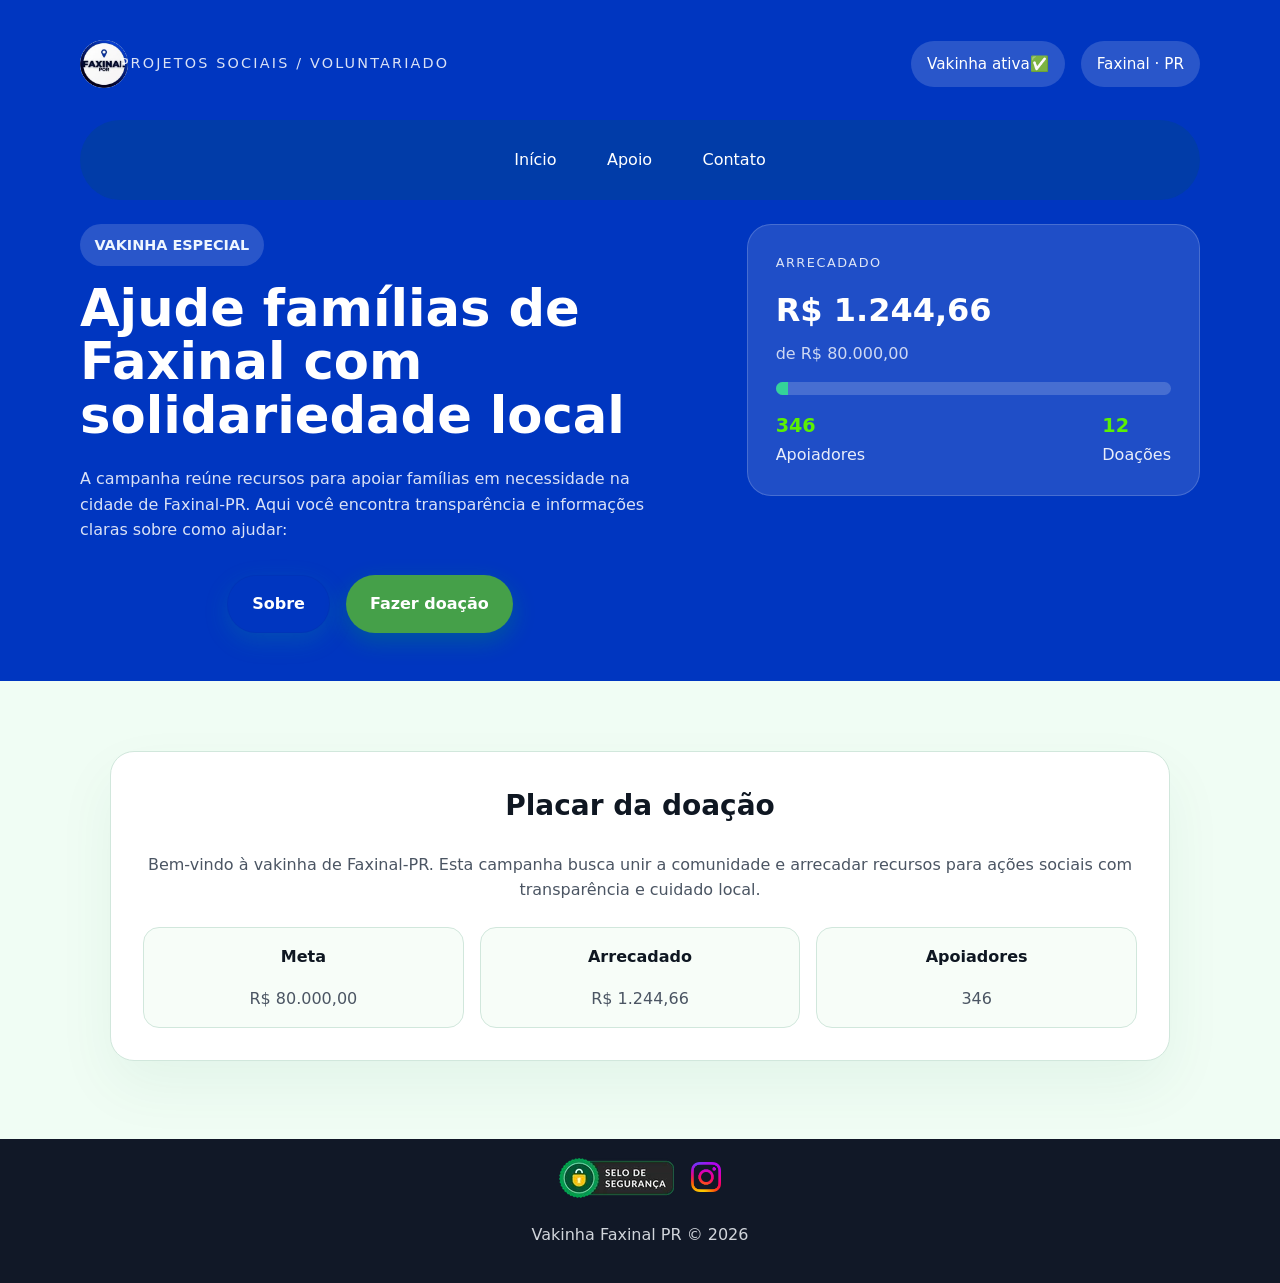
<file: index.html>
<!DOCTYPE html>
<html lang="pt-BR">
<head>
  <meta charset="UTF-8">
  <meta name="viewport" content="width=device-width, initial-scale=1.0">
  <title>Vakinha Faxinal - PR</title>
  <link rel="stylesheet" href="styles.css">
  <link rel="icon" href="Imagens Sobre/favicon.png" type="image/png">
</head>
<body class="index-page">
  <div class="page-shell">
    <header class="hero">

      <div class="hero-top">
        <img class="site-icon" src="Imagens Sobre/porfaxinalfavicon.jpg" alt="Logo porfaxinal">
        <span class="hero-category">Projetos Sociais / Voluntariado</span>
        <div class="hero-actions-top">
          <span class="hero-status">Vakinha ativa✅</span>
          <span class="hero-region">Faxinal · PR</span>
        </div>
      </div>
 

      <nav class="main-nav">
        <div class="nav-links">
          <a href="index.html">Início</a>
          <a href="apoio.html">Apoio</a>
          <a href="contato.html">Contato</a>
        </div>
      </nav>

      <div class="hero-main">
        <div class="hero-copy">
          <span class="eyebrow">Vakinha Especial</span>
          <h1>Ajude famílias de Faxinal com solidariedade local</h1>
          <p>A campanha reúne recursos para apoiar famílias em necessidade na cidade de Faxinal-PR. Aqui você encontra transparência e informações claras sobre como ajudar:</p>
          <div class="hero-buttons">
            <a class="hero-button hero-button-primary" href="sobre.html">Sobre</a>
            <a class="hero-button hero-button-secondary" href="apoio.html">Fazer doação</a>           
          </div>
       </div>

      


        <div class="hero-panel">
          <div class="hero-panel-card">
            <div class="panel-label">Arrecadado</div>
            <div class="panel-value">R$ 1.244,66</div>
            <div class="panel-goal">de R$ 80.000,00</div>
            <div class="progress-bar"><span style="width: 3%;"></span></div>
            <div class="panel-info">
              <div>
                <strong>346</strong>
                <span>Apoiadores</span>
              </div>
              <div>
                <strong>12</strong>
                <span>Doações</span>
              </div>
            </div>
          </div>
        </div>
      </div>
    </header>

    <main class="main-content">
      <section class="section" id="inicio">
        <div class="content-card">
          <h2>Placar da doação</h2>
          <p>Bem-vindo à vakinha de Faxinal-PR. Esta campanha busca unir a comunidade e arrecadar recursos para ações sociais com transparência e cuidado local.</p>
          <div class="info-grid">
            <div>
              <strong>Meta</strong>
              <p>R$ 80.000,00</p>
            </div>
            <div>
              <strong>Arrecadado</strong>
              <p>R$ 1.244,66</p>
            </div>
            <div>
              <strong>Apoiadores</strong>
              <p>346</p>
            </div>
          </div>
        </div>
      </section>

    </main>

    <footer class="site-footer">
      <img src="Imagens Sobre/SELO.png" alt="Selo Seguranca">
      <a href="https://www.instagram.com/porfaxinal/" target="_blank" rel="noopener noreferrer">
        <img class="social-insta" src="Imagens Sobre/instagram.png" alt="Instagram">
      </a>
      <p>Vakinha Faxinal PR © 2026</p>
    </footer>
  </div>
  <script src="script.js"></script>
</body>
</html>
</file>
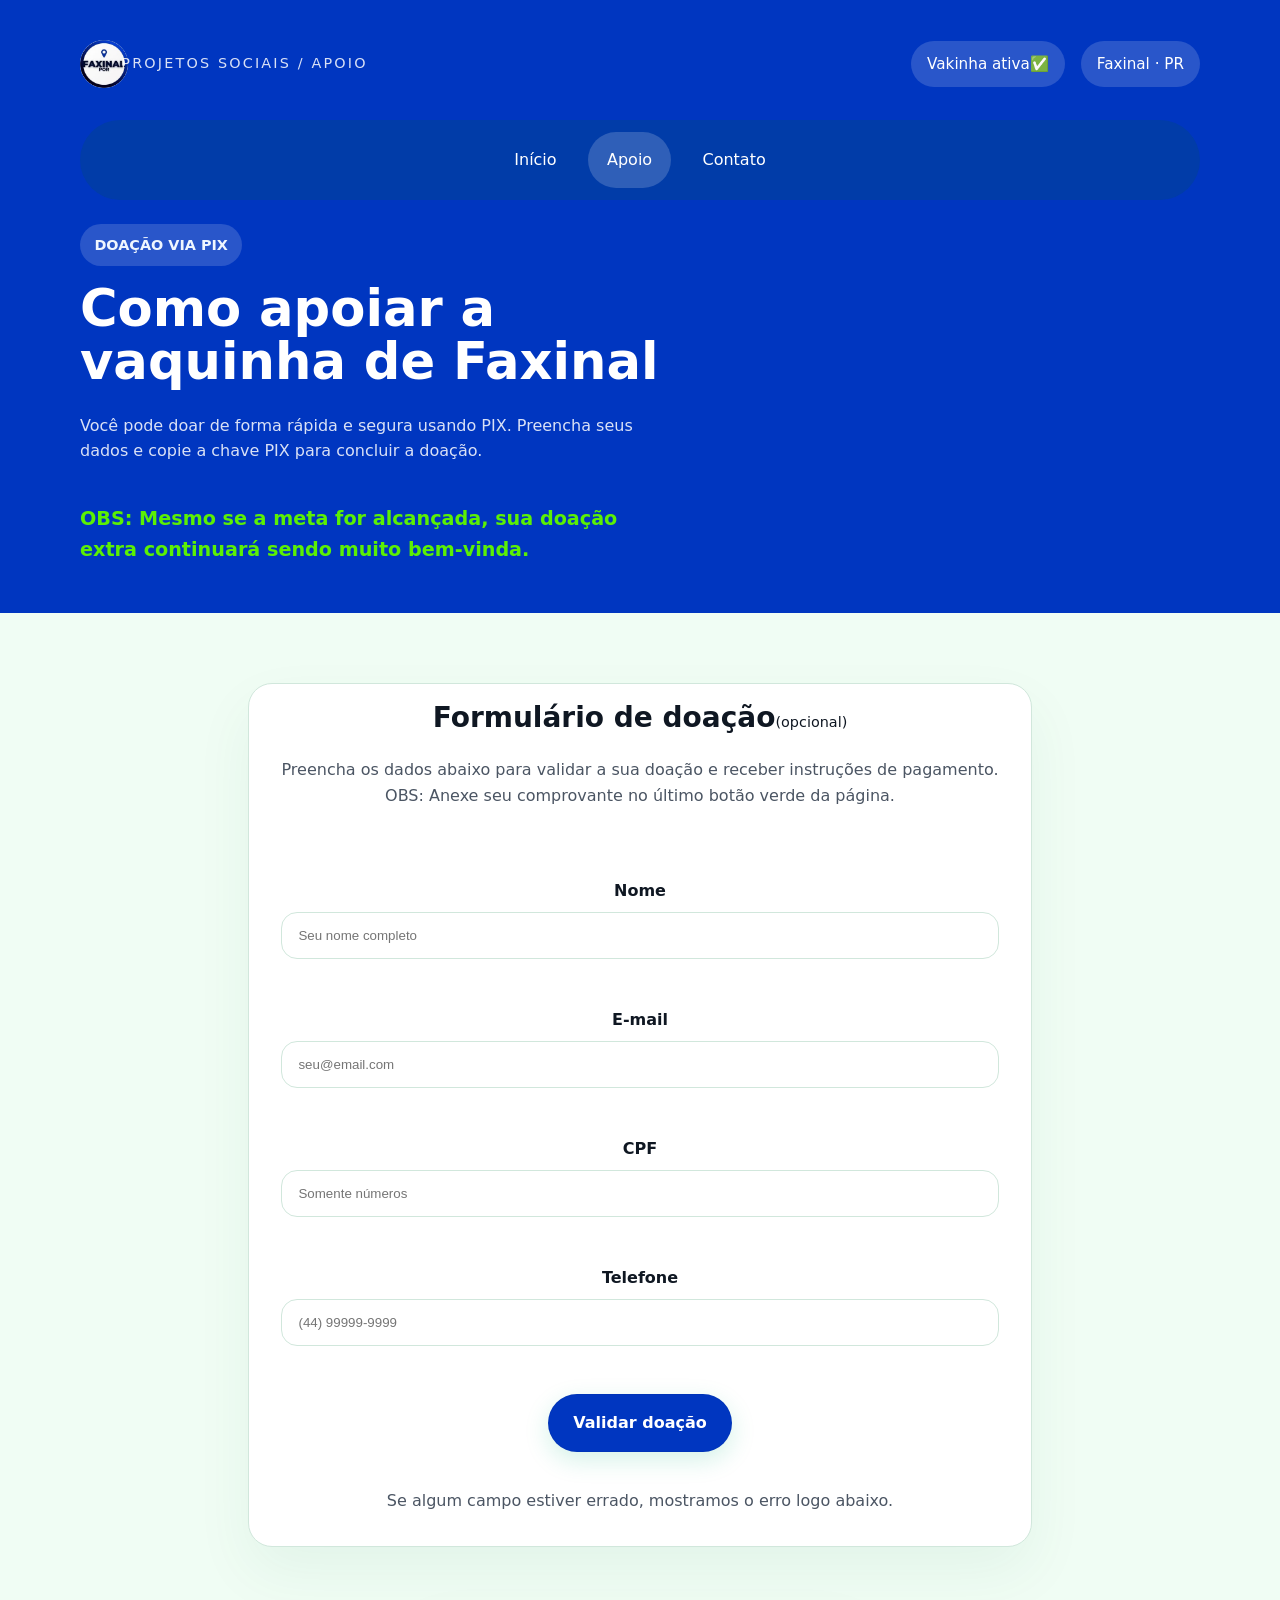
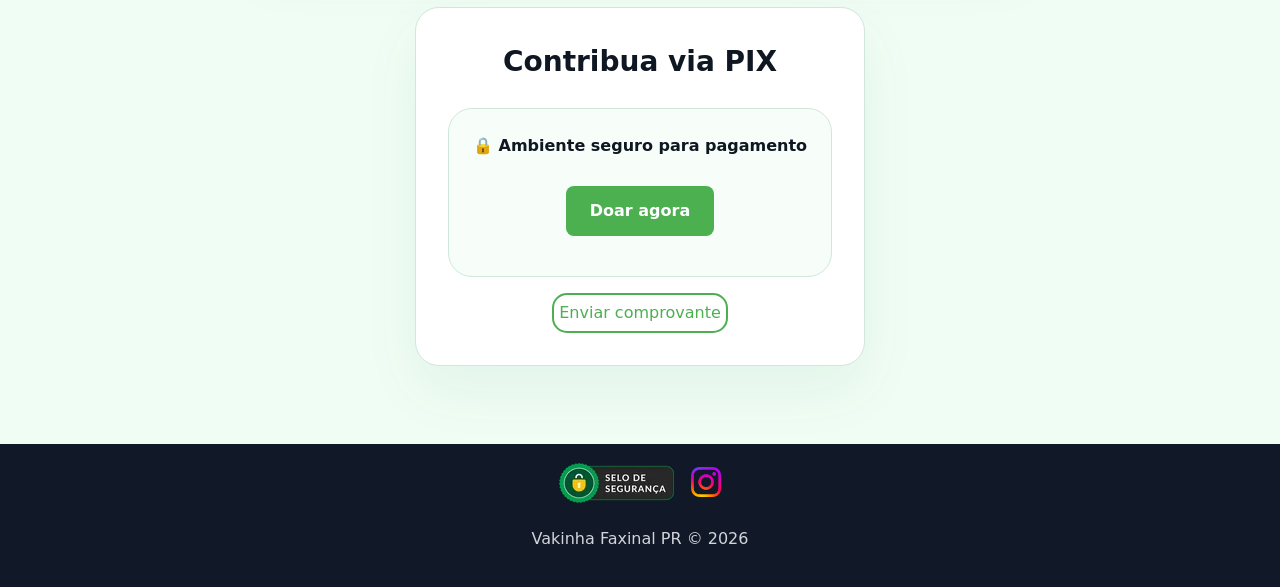
<file: apoio.html>
<!DOCTYPE html>
<html lang="pt-BR">
<head>
  <meta charset="UTF-8">
  <meta name="viewport" content="width=device-width, initial-scale=1.0">
  <title>Apoio - Vakinha Faxinal PR</title>
  <link rel="stylesheet" href="styles.css">
  <link rel="icon" href="Imagens Sobre/favicon.png" type="image/png">
  <style>
    @media (max-width: 680px) {
      .form-warning {
        margin-top: -15px;
      }
    }
  </style>
</head>
<body>
  <div class="page-shell">
    <header class="hero">
      <div class="hero-top">
        <img class="site-icon" src="Imagens Sobre/porfaxinalfavicon.jpg" alt="Logo porfaxinal">
        <span class="hero-category2">Projetos Sociais / Apoio</span>
        <div class="hero-actions-top">
          <span class="hero-status">Vakinha ativa✅</span>
          <span class="hero-region">Faxinal · PR</span>
        </div>
      </div>

      <nav class="main-nav">
        <div class="nav-links">
          <a href="index.html">Início</a>
          <a href="apoio.html" class="active">Apoio</a>
          <a href="contato.html">Contato</a>
        </div>
      </nav>

      <div class="hero-main">
        <div class="hero-copy">
          <span class="eyebrow">Doação via PIX</span>
          <h1>Como apoiar a vaquinha de Faxinal</h1>
          <p>Você pode doar de forma rápida e segura usando PIX. Preencha seus dados e copie a chave PIX para concluir a doação.</p>
          <strong style="display:block; padding-top:40px;">OBS: Mesmo se a meta for alcançada, sua doação extra continuará sendo muito bem-vinda.</strong>
        </div>
      </div>
    </header>

    <main class="main-content">
     <section class="section">
        <form class="content-card donation-form" id="donation-form" novalidate>
          <h2 style="margin-bottom: -20px; margin-top: -20px;">Formulário de doação<text style="font-size: 0.9rem; font-weight: normal;">(opcional)</text></h2>
          <p style="margin-bottom: 50px;">Preencha os dados abaixo para validar a sua doação e receber instruções de pagamento.<br>
            OBS: Anexe seu comprovante no último botão verde da página.</p>

          <div class="form-group">
            <label for="donor-name">Nome</label>
            <input type="text" id="donor-name" name="donorName" required placeholder="Seu nome completo" />
            <span class="error-message"></span>
          </div>

          <div class="form-group">
            <label for="donor-email">E-mail</label>
            <input type="email" id="donor-email" name="donorEmail" required placeholder="seu@email.com" />
            <span class="error-message"></span>
          </div>

          <div class="form-group">
            <label for="donor-cpf">CPF</label>
            <input type="text" id="donor-cpf" name="donorCpf" required placeholder="Somente números" maxlength="11" />
            <span class="error-message"></span>
          </div>

          <div class="form-group">
            <label for="donor-phone">Telefone</label>
            <input type="tel" id="donor-phone" name="donorPhone" placeholder="(44) 99999-9999" maxlength="15" />
            <span class="error-message"></span>
          </div>

          <button type="submit" class="hero-button hero-button-primary">Validar doação</button>
          <p class="form-success hidden">Tudo certo! Seus dados foram validados com sucesso.</p>
          <p class="form-warning">Se algum campo estiver errado, mostramos o erro logo abaixo.</p>
        </form>
      </section>

      <section class="section">
        <div class="content-card">
          <h2 class="content-card-title">Contribua via PIX</h2>
          
          <div class="support-grid">

            <div class="payment-card">
              <div class="payment-key">
                <label>🔒 Ambiente seguro para pagamento</label>
                <div class="payment-copy-row">
                 
                  <a style="margin-top: 20px;" href="https://pixgg.com/porfaxinal" target="_blank" rel="noopener noreferrer" id="copy-pix-key" class="copy-button" title="Copiar chave PIX">Doar agora</a>
                </div>
              </div>
            </div>
            <a class="botaocomprovante" href="contato.html">Enviar comprovante</a>
          </div>
        </div>
      </section>
    </main>

    <footer class="site-footer">
      <img src="Imagens Sobre/SELO.png" alt="Selo Seguranca">
      <a href="https://www.instagram.com/porfaxinal/" target="_blank" rel="noopener noreferrer">
        <img class="social-insta" src="Imagens Sobre/instagram.png" alt="Instagram">
      </a>
      <p>Vakinha Faxinal PR © 2026</p>
    </footer>
  </div>
  <script src="script.js"></script>
</body>
</html>
</file>
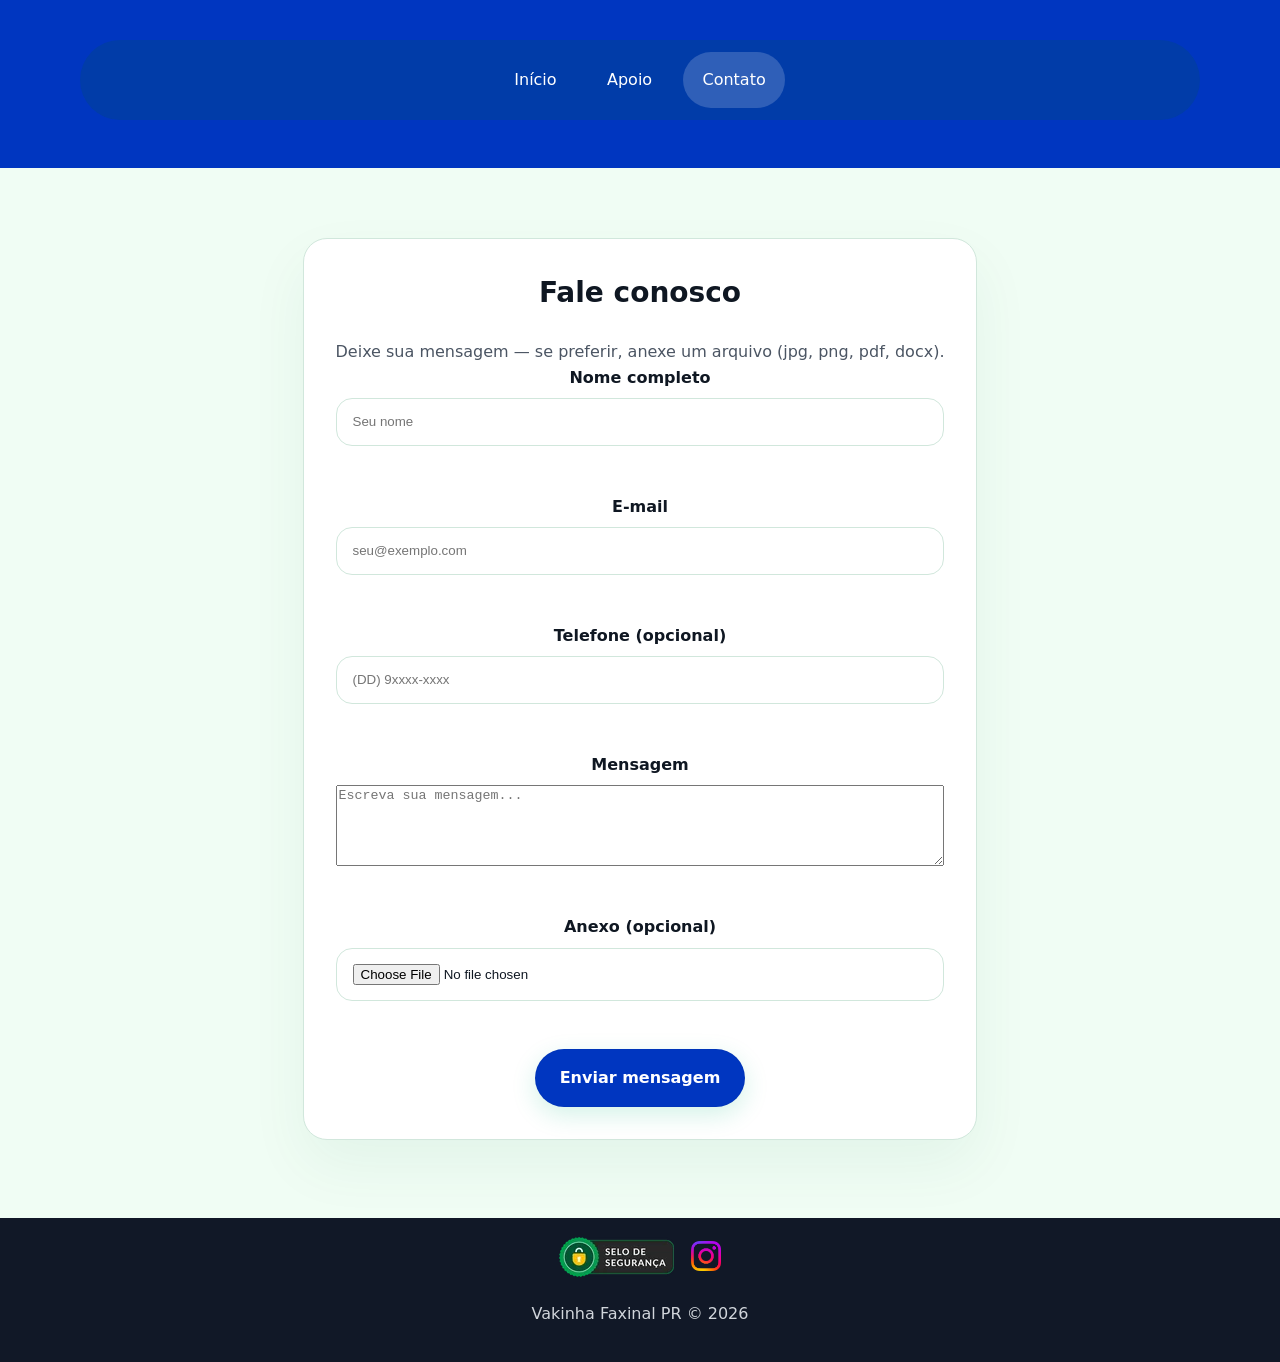
<file: contato.html>
<!doctype html>
<html lang="pt-BR">
<head>
  <meta charset="utf-8" />
  <meta name="viewport" content="width=device-width,initial-scale=1" />
  <title>Contato - Vakinha Faxinal-PR</title>
  <link rel="stylesheet" href="styles.css">
  <link rel="icon" href="Imagens Sobre/favicon.png" type="image/png">
</head>
<body class="page-shell">
  <header class="hero">
    <nav class="main-nav">
      <div class="nav-links">
        <a href="index.html">Início</a>
        <a href="apoio.html">Apoio</a>
        <a class="active" href="contato.html">Contato</a>
      </div>
    </nav>
  </header>

  <main class="main-content">
    <section class="section">
      <div class="content-card">
        <h2>Fale conosco</h2>
        <p>Deixe sua mensagem — se preferir, anexe um arquivo (jpg, png, pdf, docx).</p>

        <form id="contact-form" class="donation-form" novalidate>
          <div class="form-group">
            <label for="contact-name">Nome completo</label>
            <input id="contact-name" name="name" type="text" placeholder="Seu nome" />
            <div class="error-message"></div>
          </div>

          <div class="form-group">
            <label for="contact-email">E-mail</label>
            <input id="contact-email" name="email" type="email" placeholder="seu@exemplo.com" />
            <div class="error-message"></div>
          </div>

          <div class="form-group">
            <label for="contact-phone">Telefone (opcional)</label>
            <input id="contact-phone" name="phone" type="tel" placeholder="(DD) 9xxxx-xxxx" />
            <div class="error-message"></div>
          </div>

          <div class="form-group">
            <label for="contact-message">Mensagem</label>
            <textarea id="contact-message" name="message" rows="5" placeholder="Escreva sua mensagem..."></textarea>
            <div class="error-message"></div>
          </div>

          <div class="form-group">
            <label for="contact-attachment">Anexo (opcional)</label>
            <input id="contact-attachment" name="attachment" type="file" />
            <div class="error-message"></div>
          </div>

          <div style="display:flex;gap:1rem;align-items:center;flex-wrap:wrap">
            <button type="submit" class="hero-button hero-button-primary">Enviar mensagem</button>
            <div class="form-success hidden">Mensagem enviada com sucesso!</div>
          </div>
        </form>
      </div>
    </section>
  </main>

    <footer class="site-footer">
      <img src="Imagens Sobre/SELO.png" alt="Selo Seguranca">
      <a href="https://www.instagram.com/porfaxinal/" target="_blank" rel="noopener noreferrer">
        <img class="social-insta" src="Imagens Sobre/instagram.png" alt="Instagram">
      </a>
      <p>Vakinha Faxinal PR © 2026</p>
    </footer>
  <script src="script.js"></script>  
</body>
</html>
</file>
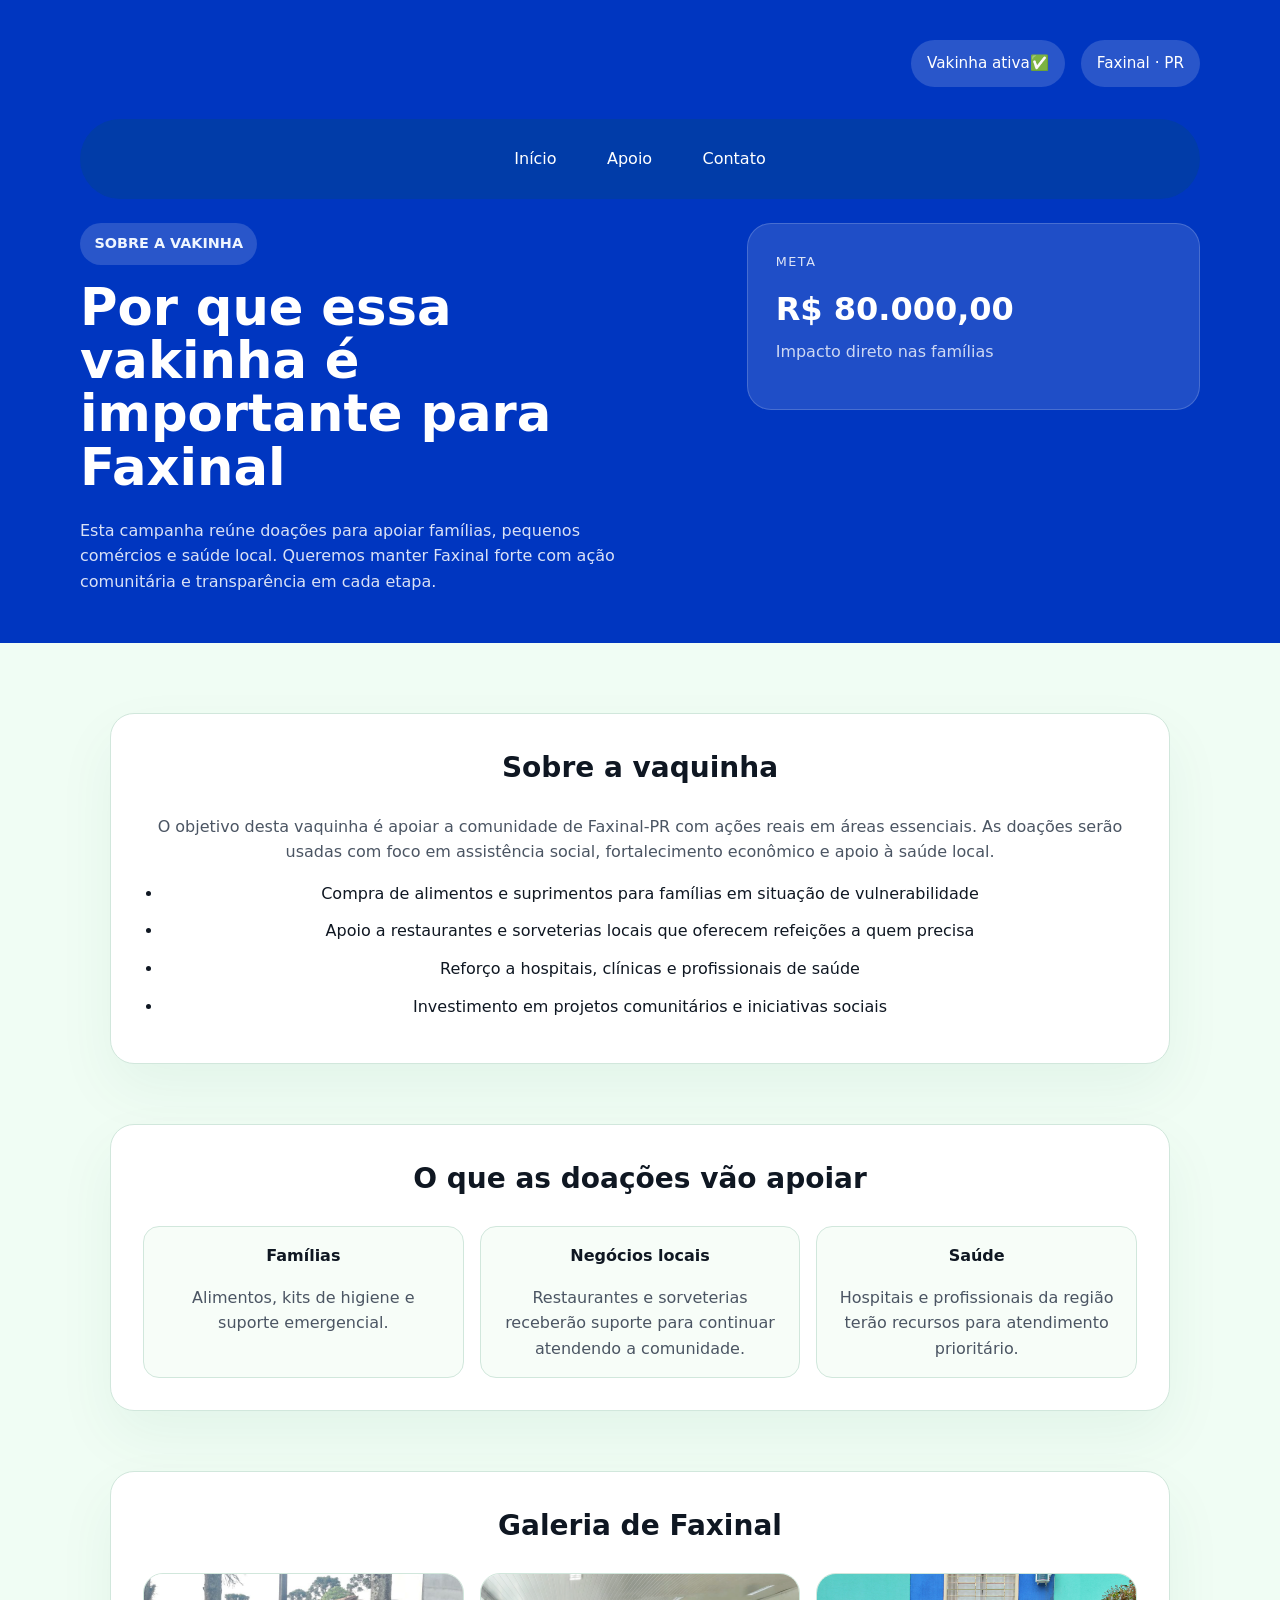
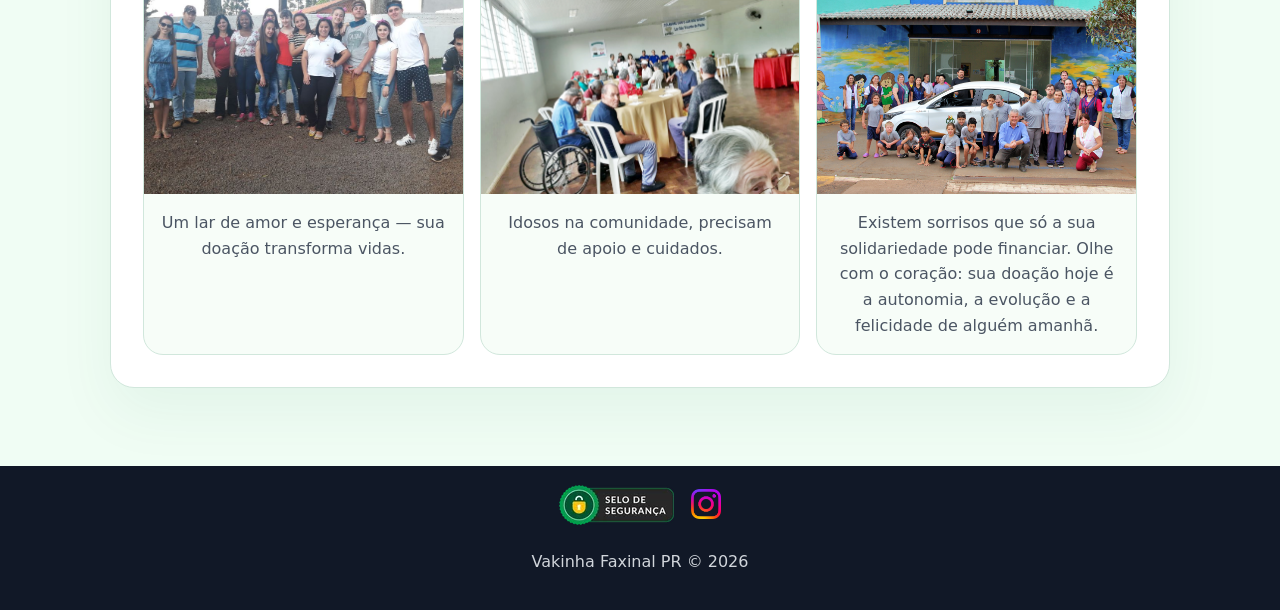
<file: sobre.html>
<!DOCTYPE html>
<html lang="pt-BR">
<head>
  <meta charset="UTF-8">
  <meta name="viewport" content="width=device-width, initial-scale=1.0">
  <title>Sobre - Vakinha Faxinal PR</title>
  <link rel="stylesheet" href="styles.css">
  <link rel="icon" href="Imagens Sobre/favicon.png" type="image/png">
</head>
<body>
  <div class="page-shell">
    <header class="hero">
      <div class="hero-top">
        <span class="hero-category">Projeto Social / Sobre</span>
        <div class="hero-actions-top">
          <span class="hero-status">Vakinha ativa✅</span>
          <span class="hero-region">Faxinal · PR</span>
        </div>
      </div>

      <nav class="main-nav">
        <div class="nav-links">
          <a href="index.html">Início</a>
          <a href="apoio.html">Apoio</a>
          <a href="contato.html">Contato</a>
        </div>
      </nav>

      <div class="hero-main">
        <div class="hero-copy">
          <span class="eyebrow">Sobre a vakinha</span>
          <h1>Por que essa vakinha é importante para Faxinal</h1>
          <p>Esta campanha reúne doações para apoiar famílias, pequenos comércios e saúde local. Queremos manter Faxinal forte com ação comunitária e transparência em cada etapa.</p>
        </div>
        <div class="hero-panel">
          <div class="hero-panel-card">
            <div class="panel-label">Meta</div>
            <div class="panel-value">R$ 80.000,00</div>
            <div class="panel-goal">Impacto direto nas famílias</div>
          </div>
        </div>
      </div>
    </header>

    <main class="main-content">
      <section class="section">
        <div class="content-card">
          <h2>Sobre a vaquinha</h2>
          <p>O objetivo desta vaquinha é apoiar a comunidade de Faxinal-PR com ações reais em áreas essenciais. As doações serão usadas com foco em assistência social, fortalecimento econômico e apoio à saúde local.</p>
          <ul>
            <li>Compra de alimentos e suprimentos para famílias em situação de vulnerabilidade</li>
            <li>Apoio a restaurantes e sorveterias locais que oferecem refeições a quem precisa</li>
            <li>Reforço a hospitais, clínicas e profissionais de saúde</li>
            <li>Investimento em projetos comunitários e iniciativas sociais</li>
          </ul>
        </div>
      </section>

      <section class="section">
        <div class="content-card">
          <h2>O que as doações vão apoiar</h2>
          <div class="info-grid">
            <div>
              <strong>Famílias</strong>
              <p>Alimentos, kits de higiene e suporte emergencial.</p>
            </div>
            <div>
              <strong>Negócios locais</strong>
              <p>Restaurantes e sorveterias receberão suporte para continuar atendendo a comunidade.</p>
            </div>
            <div>
              <strong>Saúde</strong>
              <p>Hospitais e profissionais da região terão recursos para atendimento prioritário.</p>
            </div>
          </div>
        </div>
      </section>

      <section class="section">
        <div class="content-card">
          <h2>Galeria de Faxinal</h2>
          <div class="image-grid">
            <div class="image-card">
              <img src="Imagens Sobre/casalar.jpeg" alt="Rua de cidade pequena com lojas e cafés" />
              <p>Um lar de amor e esperança — sua doação transforma vidas.</p>
            </div>
            <div class="image-card">
              <img src="Imagens Sobre/idosos.jpeg" alt="Pessoas em restaurante comendo e conversando" />
              <p>Idosos na comunidade, precisam de apoio e cuidados.</p>
            </div>
            <div class="image-card">
              <img src="Imagens Sobre/apae.jpg" alt="Equipe médica sorrindo em hospital" />
              <p>Existem sorrisos que só a sua solidariedade pode financiar. Olhe com o coração: sua doação hoje é a autonomia, a evolução e a felicidade de alguém amanhã.</p>
            </div>
          </div>
        </div>
      </section>
    </main>

    <footer class="site-footer">
      <img src="Imagens Sobre/SELO.png" alt="Selo Seguranca">
      <a href="https://www.instagram.com/porfaxinal/" target="_blank" rel="noopener noreferrer">
        <img class="social-insta" src="Imagens Sobre/instagram.png" alt="Instagram">
      </a>
      <p>Vakinha Faxinal PR © 2026</p>
    </footer>
  </div>
</body>
</html>
</file>
<file: styles.css>
:root {
  --bg: #f0fdf4;
  --surface: #ffffff;
  --surface-soft: #f7fdf8;
  --text: #0f1722;
  --muted: #4b5563;
  --primary: #0036c0;
  --primary-dark: #0036c0;
  --nav: #023ea6;
  --border: #d1e7dc;
  --shadow: 0 25px 60px rgba(6, 95, 70, 0.06);
}

* {
  box-sizing: border-box;
}

body {
  margin: 0;
  min-height: 100vh;
  font-family: Inter, system-ui, -apple-system, BlinkMacSystemFont, "Segoe UI", sans-serif;
  background: var(--bg);
  color: var(--text);
  line-height: 1.6;
}

button,
p,
span {
  font: inherit;
}

.page-shell {
  display: flex;
  flex-direction: column;
  min-height: 100vh;
}

/* logo removed: site uses no fixed logo */

.hero {
  background: linear-gradient(180deg, var(--primary) 0%, var(--primary-dark) 100%);
  color: white;
  padding: 2.5rem 1.5rem 3rem;
}

.hero-top {
  display: flex;
  flex-wrap: wrap;
  justify-content: space-between;
  gap: 1rem;
  align-items: center;
  max-width: 1120px;
  margin: 0 auto 2rem;
}

.hero-category2 {
  font-size: 0.9rem;
  text-transform: uppercase;
  letter-spacing: 0.15em;
  opacity: 0.85;
  margin-left: -550px;
}

.hero-category {
  font-size: 0.9rem;
  text-transform: uppercase;
  letter-spacing: 0.15em;
  opacity: 0.85;
  margin-left: -470px;
}

.hero-actions-top {
  display: flex;
  gap: 1rem;
  flex-wrap: wrap;
}

.hero-status,
.hero-region {
  background: rgba(255,255,255,0.16);
  padding: 0.7rem 1rem;
  border-radius: 999px;
  font-size: 0.95rem;
}

.main-nav {
  display: flex;
  align-items: center;
  justify-content: center;
  flex-wrap: nowrap;
  gap: 0.75rem;
  margin: 0 auto;
  max-width: 1120px;
  position: sticky;
  top: 0;
  z-index: 20;
  background: rgba(2, 62, 166, 0.9);
  padding: 0.75rem 1rem;
  border-radius: 999px;
  position: relative;
}

/* Brand/logo inside nav, fixed at left of the nav */
.nav-brand {
  display: inline-flex;
  align-items: center;
  position: absolute;
  left: 1rem;
  text-decoration: none;
}
.nav-brand img {
  width: 44px;
  height: 44px;
  border-radius: 50%;
  object-fit: cover;
  display: block;
}

/* Ensure nav-links remain centered while brand stays on the left */
.nav-links {
  display: flex;
  justify-content: center;
  align-items: center;
  flex: 1;
  gap: 0.75rem;
  flex-wrap: nowrap;
}

.main-nav a {
  color: white;
  text-decoration: none;
  padding: 0.95rem 1.2rem;
  border-radius: 999px;
  display: inline-flex;
  align-items: center;
  justify-content: center;
  min-height: 48px;
  transition: background 0.2s ease, border-color 0.2s ease;
}

.main-nav a:hover,
.main-nav a.active {
  background: rgba(255,255,255,0.18);
  border-color: rgba(255,255,255,0.4);
}

.hero-main {
  display: grid;
  grid-template-columns: 1.4fr 1fr;
  align-items: start;
  gap: 2rem;
  max-width: 1120px;
  margin: 1.5rem auto 0;
}

.hero-copy {
  max-width: 580px;
}

.eyebrow {
  display: inline-flex;
  align-items: center;
  gap: 0.5rem;
  margin-bottom: 1rem;
  padding: 0.6rem 0.9rem;
  border-radius: 999px;
  background: rgba(255,255,255,0.16);
  color: #eff6ff;
  font-size: 0.9rem;
  font-weight: 700;
  text-transform: uppercase;
}

.hero h1 {
  margin: 0;
  font-size: clamp(2.5rem, 4vw, 4.3rem);
  line-height: 1.04;
}

.hero p {
  margin: 1.5rem 0 0;
  max-width: 38rem;
  color: rgba(255,255,255,0.85);
}

.hero-buttons {
  display: flex;
  flex-wrap: wrap;
  gap: 0.75rem;
  margin-top: 2rem;
}

.hero-button {
  border: none;
  border-radius: 999px;
  padding: 0.95rem 1.5rem;
  cursor: pointer;
  transition: transform 0.2s ease, background 0.2s ease;
  text-decoration: none;
  display: inline-flex;
  align-items: center;
  justify-content: center;
}


.hero-button:hover {
  transform: translateY(-1px);
}

.hero-button-primary {
  background: var(--primary);
  color: white;
  font-weight: 700;
  box-shadow: 0 8px 24px rgba(16, 185, 129, 0.18);
  border: 1px solid rgba(0,0,0,0.04);
  display: block;          /* transforma em bloco */
  margin: 0 auto;          /* centraliza horizontalmente */
  text-align: center;      /* centraliza o texto dentro do botão */
  max-width: 300px;
}

.support-grid a.hero-button-primary {
  grid-column: 1 / -1;     /* ocupa toda a linha da grid */
  justify-self: center;    /* centraliza dentro da grid */
}



.hero-button-secondary {
  background: rgba(3, 243, 3, 0.671);
  color: white;
  font-weight: 700;
  box-shadow: 0 8px 24px rgba(3, 243, 3, 0.18);
}



.hero-button-secondary {
  background: #45a049;
  color: white;
  font-weight: 700;
  box-shadow: 0 8px 24px rgba(3, 243, 3, 0.18);
}

.support-grid a.hero-button-secondary {
  display: block;
  margin: 1.5rem auto 0;   /* centraliza horizontalmente */
  text-align: center;
  max-width: 300px;
  grid-column: 1 / -1;     /* ocupa toda a linha da grid */
  justify-self: center;    /* centraliza dentro da grid */
}

.hero-button-primary:hover {
  background: var(--primary-dark);
  transform: translateY(-2px);
}

.hero-button-primary:focus {
  outline: 3px solid rgba(16, 185, 129, 0.18);
  outline-offset: 2px;
}

.hero-panel {
  display: grid;
  gap: 1rem;
}

.hero-panel-card {
  background: rgba(255,255,255,0.12);
  border: 1px solid rgba(255,255,255,0.18);
  border-radius: 1.5rem;
  padding: 1.75rem;
}

.panel-label {
  text-transform: uppercase;
  font-size: 0.8rem;
  letter-spacing: 0.12em;
  opacity: 0.85;
  margin-bottom: 0.75rem;
}

.panel-value {
  font-size: 2rem;
  font-weight: 700;
  margin-bottom: 0.25rem;
}

.panel-goal {
  color: rgba(255,255,255,0.78);
  margin-bottom: 1rem;
}

.progress-bar {
  background: rgba(255,255,255,0.18);
  border-radius: 999px;
  overflow: hidden;
  height: 0.8rem;
  margin-bottom: 1rem;
}

.progress-bar span {
  display: block;
  height: 100%;
  background: #34d399;
}

.panel-info {
  display: flex;
  justify-content: space-between;
  gap: 1rem;
  color: rgba(255,255,255,0.9);
}

.panel-info strong {
  display: block;
  font-size: 1.15rem;
}

.hero-panel-secondary {
  background: rgba(255,255,255,0.1);
}

.hero-panel-secondary p {
  margin: 0.45rem 0 0;
}

.panel-note {
  margin-top: 1rem;
  color: rgba(255,255,255,0.85);
  font-size: 0.95rem;
}

.main-content {
  width: min(1120px, calc(100% - 2rem));
  margin: 0 auto;
  padding: 2.5rem 0 3rem;
  flex: 1;
}

.section {
  display: flex;
  justify-content: center;
  align-items: center;
  text-align: center;
}

.content-card {
  margin: 30px;
  background: var(--surface);
  border: 1px solid var(--border);
  border-radius: 1.5rem;
  padding: 2rem;
  box-shadow: var(--shadow);
}

.content-card h2 {
  margin-top: 0;
  font-size: 1.75rem;
}

.content-card p {
  margin: 1rem 0 0;
  color: var(--muted);
}

.info-grid {
  display: grid;
  grid-template-columns: repeat(3, minmax(0, 1fr));
  gap: 1rem;
  margin-top: 1.5rem;
}

.info-grid div {
  background: var(--surface-soft);
  border: 1px solid var(--border);
  border-radius: 1rem;
  padding: 1rem;
}

.info-grid strong {
  display: block;
  margin-bottom: 0.35rem;
}

.image-grid {
  display: grid;
  grid-template-columns: repeat(3, minmax(0, 1fr));
  gap: 1rem;
  margin-top: 1.5rem;
}

.image-card {
  border-radius: 1.25rem;
  overflow: hidden;
  background: var(--surface-soft);
  border: 1px solid var(--border);
}

.image-card img {
  width: 100%;
  display: block;
  height: 220px;
  object-fit: cover;
}

.image-card p {
  margin: 0;
  padding: 1rem;
  color: var(--muted);
}

.content-card ul {
  padding-left: 1.25rem;
  margin: 1rem 0 0;
}

.content-card li {
  margin-bottom: 0.75rem;
}

.support-grid {

  display: flex;
  flex-direction: column;
  align-items: center;
  gap: 16px;
}

.payment-card {
  background: var(--surface-soft);
  border: 1px solid var(--border);
  border-radius: 1.5rem;
  padding: 1.5rem;
  text-align: center;
}

.payment-card label {
  display: block;
  margin-bottom: 0.5rem;
  color: var(--text);
  font-weight: 700;
}

.payment-qr {
  width: 100%;
  border-radius: 1.25rem;
  margin-bottom: 1rem;
  object-fit: cover;
  height: 260px;
}

.payment-copy-row {
  display: flex;
  gap: 0.75rem;
  align-items: center;
  justify-content: center;
  flex-wrap: wrap;
}

.payment-key {
  margin-bottom: 1rem;
}

.payment-key code {
  display: block;
  background: white;
  color: #111827;
  padding: 0.8rem 1rem;
  border-radius: 0.9rem;
  font-size: 0.95rem;
  word-break: break-all;
}

.copy-button {
  display: inline-block;
  padding: 12px 24px;
  background-color: #4CAF50; /* cor de fundo bonita */
  color: #fff; /* cor do texto */
  font-weight: bold;
  text-decoration: none; /* remove o risco embaixo */
  border-radius: 8px; /* bordas arredondadas */
  transition: background-color 0.3s ease;
}

.copy-button:hover {
  background-color: #45a049; /* cor ao passar o mouse */
}

.donation-form {
  display: grid;
  gap: 1.25rem;
}

.form-group {
  display: grid;
  gap: 0.5rem;
}

.form-group label {
  font-weight: 700;
}

.form-group input {
  width: 100%;
  padding: 0.95rem 1rem;
  border: 1px solid var(--border);
  border-radius: 1rem;
  background: var(--surface);
}

.form-group input.error {
  border-color: #ef4444;
}

.error-message {
  color: #b91c1c;
  font-size: 0.95rem;
  min-height: 1.25rem;
}

.form-success {
  color: #047857;
  font-weight: 700;
}

.form-warning {
  color: var(--muted);
  margin: 0;
}

.hidden {
  display: none;
}

.site-footer {
  text-align: center;
  padding: 1.2rem 1.5rem;
  background: #111827;
  color: #d1d5db;
}

.hero-main strong {
  color: #5bf004;
  font-size: 1.2rem;
}

html {
  font-size: 16px;
  scroll-behavior: smooth;
}

.social-insta {
  width: 30px;
  height: 30px;
  margin-left: 12px;
  margin-bottom: 6px;
}

/* Ícone do site (logo pequeno) */
.site-icon {
  width: 48px;
  height: 48px;
  border-radius: 50%;
  object-fit: cover;
 
}

 .botaocomprovante {
    background: transparent;
    border: 2px solid #4CAF50;
    color: #4CAF50;
    border-radius: 15px;
    padding: 5px 5px;
    text-decoration: none;
  }


@media (max-width: 680px) {

  .site-icon {
  width: 58px;
  height: 58px;
  border-radius: 50%;
  margin-left: 0px;
}


  .main-nav {
    flex-wrap: wrap;
    justify-content: center;
  }

  .nav-brand {
    margin-right: 0;
  }

  .nav-links {
    justify-content: center;
    width: 100%;
  }

  .site-icon {
    width: 40px;
    height: 40px;
    margin-right: 8px;
  }

  .botaocomprovante {
    background: transparent;
    border: 2px solid #4CAF50;
    color: #4CAF50;
    border-radius: 15px;
    padding: 5px 5px;
    text-decoration: none;
  }

  .content-card-title {
    margin-bottom: -10px;
  }

  .image-grid {
    display: flex;
    flex-direction: column;
    gap: 2rem;
  }

  .image-card {
    width: 100%;
  }

  .image-card img {
    width: 100%;
    height: auto;

    display: block;

    border-radius: 12px;
    margin-bottom: 1rem;
  }

  .image-card p {
    font-size: 1rem;
    line-height: 1.6;
    text-align: left;
  }
}


.index-page .hero-buttons {
  display: flex;
  justify-content: center;   /* centraliza os dois juntos */
  gap: 1rem;
}

.index-page .hero-button-primary,
.index-page .hero-button-secondary {
  display: inline-flex;
  margin: 0;
  max-width: none;           /* remove limite de largura */
}


@media (max-width: 680px) {

  .info-grid {
    display: flex;
    flex-direction: column;
    gap: 1rem;
  }

  .info-grid div {
    width: 100%;
    padding: 1rem;

    border: 1px solid #d6e2d6;
    border-radius: 12px;
  }

  .info-grid strong {
    display: block;
    margin-bottom: 0.5rem;
    font-size: 1.1rem;
  }

  .info-grid p {
    line-height: 1.6;
  }
}

@media (max-width: 680px) {

  .hero-main {
    display: flex;
    flex-direction: column;
    gap: 1rem;
  }



  .info-grid div {
    width: 100%;
    padding: 1rem;

    border: 1px solid #d6e2d6;
    border-radius: 12px;
  }

  .hero-copy {
    display: block;
    margin-bottom: 0.5rem;
    font-size: 1.1rem;
  }

  .info-grid p {
    line-height: 1.6;
  }
}

@media (max-width: 680px) {

  .social-insta {
    width: 32px;
    height: 32px;
    margin-left: 16px;
    margin-bottom: 5px;
  }

  .content-card {
    padding-bottom: 20px;
    margin: 0 auto;
    text-align: center;
  }

  .content-card h2 {
    font-size: 1.5rem;
  }

  .content-card p {
    font-size: 1rem;
    line-height: 1.6;
  }

  .section {
    padding: 10px;
  }

  .section form {
    padding-top: 50px;
  }
 
  .form-group {
    margin-top: -30px;
  }

    .hero-button.hero-button-primary {
    margin-bottom: 30px;
  }
}

@media (max-width: 680px) {
  .support-grid {
    padding-top: 30px;
    display: flex;
    flex-direction: column;
    gap: 1.5rem;
    align-items: center; /* centraliza os cards */
  }

  .payment-card {
    
    max-width: 400px; /* limita largura para não ficar esticado */
  }

  .hero {
    margin-bottom: -30px;
  }

}

@media (max-width: 680px) {


  .hero-category {
    visibility: hidden;
  }
  
  .hero-panel {
    display: flex !important;     /* força flex ao invés de grid */
    flex-direction: column;       /* empilha os cards */
    align-items: center;          /* centraliza horizontalmente */
    gap: 1.5rem;                  /* espaço entre eles */
    width: 100%;                  /* ocupa toda a largura */
  }

  .hero-panel-card {
    width: 100%;                  /* ocupa toda a largura disponível */
    max-width: 400px;             /* opcional: limita para não ficar esticado */
    text-align: center;           /* centraliza o conteúdo interno */
  }

  .hero-button-primary {
  background:#1c50d4;
 
  color: white;
  font-weight: 700;
  box-shadow: 0 8px 24px rgba(16, 185, 129, 0.18);
  border: 1px solid rgb(93, 115, 243);
  width: 100%;
  }
  .hero-button-secondary {
  background: #45a049;
  color: white;
  font-weight: 700;
  box-shadow: 0 8px 24px rgba(3, 243, 3, 0.18);
  width: 100%;
}
}
</file>
